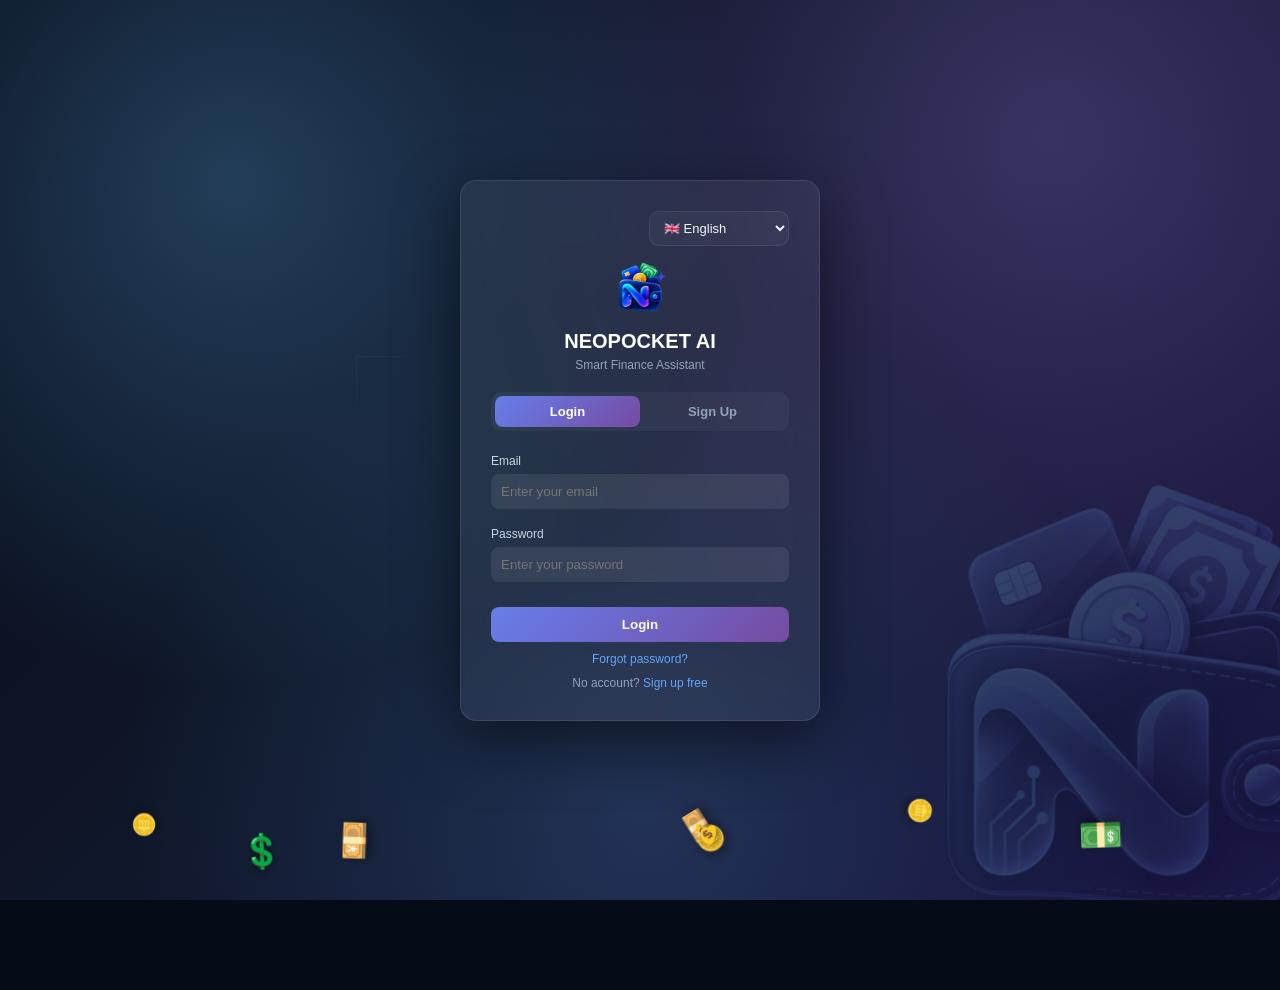
<file: login.html>
<!DOCTYPE html>
<html lang="en">
<head>
  <meta charset="UTF-8" />
  <meta name="viewport" content="width=device-width, initial-scale=1.0"/>
  <title>NEOPOCKET AI - Login</title>
  <link rel="stylesheet" href="style.css"/>
  <script src="i18n.js"></script>
</head>

<body class="login-body">

  <div class="money-rain" id="moneyRain"></div>
  <div class="login-watermark"></div>

  <div class="login-container">
    <div class="login-box">

      <div class="login-lang-wrap">
        <div id="login-lang-slot"></div>
      </div>

      <div class="login-header">
        <div class="logo"><img src="logo.png" alt="NEOPOCKET AI" /></div>
        <h1 data-i18n="login_app_name">NEOPOCKET AI</h1>
        <p data-i18n="login_tagline">Smart Finance Assistant</p>
      </div>

      <!-- Tab switcher -->
      <div class="auth-tabs">
        <button class="auth-tab active" id="tab-login" onclick="switchTab('login')" data-i18n="tab_login">Login</button>
        <button class="auth-tab" id="tab-signup" onclick="switchTab('signup')" data-i18n="tab_signup">Sign Up</button>
      </div>

      <!-- LOGIN FORM -->
      <form id="loginForm" class="auth-form" onsubmit="handleLogin(event)">

        <div class="input-group">
          <label data-i18n="email_label">Email</label>
          <input type="email" id="login-email" placeholder="Enter your email" data-i18n-placeholder="email_ph" required />
        </div>

        <div class="input-group">
          <label data-i18n="password_label">Password</label>
          <input type="password" id="login-password" placeholder="Enter your password" data-i18n-placeholder="password_ph" required />
        </div>

        <div id="login-error" class="auth-error" style="display:none;"></div>

        <button type="submit" class="login-btn" data-i18n="login_btn">Login</button>

        <p class="signup-text">
          <a href="#" onclick="showForgotPassword(); return false;" data-i18n="forgot_password_link">Forgot password?</a>
        </p>

        <p class="signup-text">
          <span data-i18n="no_account">No account?</span> <a href="#" onclick="switchTab('signup'); return false;" data-i18n="signup_free">Sign up free</a>
        </p>

      </form>

      <!-- FORGOT PASSWORD FORM -->
      <form id="forgotForm" class="auth-form" style="display:none;" onsubmit="handleForgotPassword(event)">

        <div style="text-align:center;margin-bottom:16px;">
          <div style="font-size:15px;font-weight:700;margin-bottom:4px;" data-i18n="forgot_password_title">Reset your password</div>
          <div style="font-size:12px;color:#94a3b8;" data-i18n="forgot_password_subtitle">Enter your account email and choose a new password.</div>
        </div>

        <div class="input-group">
          <label data-i18n="email_label">Email</label>
          <input type="email" id="forgot-email" placeholder="Enter your email" data-i18n-placeholder="email_ph" required />
        </div>

        <div class="input-group">
          <label data-i18n="new_password_label">New Password</label>
          <input type="password" id="forgot-new-password" placeholder="Create a new password (min 6 chars)" data-i18n-placeholder="signup_password_ph" required minlength="6" />
        </div>

        <div class="input-group">
          <label data-i18n="confirm_new_password_label">Confirm New Password</label>
          <input type="password" id="forgot-confirm-password" placeholder="Repeat your new password" data-i18n-placeholder="confirm_password_ph" required />
        </div>

        <div id="forgot-error" class="auth-error" style="display:none;"></div>
        <div id="forgot-success" class="auth-success" style="display:none;"></div>

        <button type="submit" class="login-btn" data-i18n="reset_password_btn">Reset Password</button>

        <p class="signup-text">
          <a href="#" onclick="backToLogin(); return false;" data-i18n="back_to_login">Back to login</a>
        </p>

      </form>

      <!-- SIGNUP FORM -->
      <form id="signupForm" class="auth-form" style="display:none;" onsubmit="handleSignup(event)">

        <div class="input-group">
          <label data-i18n="full_name_label">Full Name</label>
          <input type="text" id="signup-name" placeholder="Enter your full name" data-i18n-placeholder="full_name_ph" required />
        </div>

        <div class="input-group">
          <label data-i18n="email_label">Email</label>
          <input type="email" id="signup-email" placeholder="Enter your email" data-i18n-placeholder="email_ph" required />
        </div>

        <div class="input-group">
          <label data-i18n="password_label">Password</label>
          <input type="password" id="signup-password" placeholder="Create a password (min 6 chars)" data-i18n-placeholder="signup_password_ph" required minlength="6"/>
        </div>

        <div class="input-group">
          <label data-i18n="confirm_password_label">Confirm Password</label>
          <input type="password" id="signup-confirm" placeholder="Repeat your password" data-i18n-placeholder="confirm_password_ph" required />
        </div>

        <div id="signup-error" class="auth-error" style="display:none;"></div>
        <div id="signup-success" class="auth-success" style="display:none;"></div>

        <button type="submit" class="login-btn" data-i18n="create_account_btn">Create Account</button>

        <p class="signup-text">
          <span data-i18n="already_account">Already have an account?</span> <a href="#" onclick="switchTab('login'); return false;" data-i18n="tab_login">Login</a>
        </p>

      </form>

    </div>
  </div>

  <style>
    .money-rain{
      position:absolute;
      inset:0;
      overflow:hidden;
      pointer-events:none;
      z-index:1;
    }
    .login-container{
      position:relative;
      z-index:2;
    }
    .money-piece{
      position:absolute;
      top:-50px;
      left:var(--left);
      font-size:var(--size);
      opacity:0;
      filter: drop-shadow(0 4px 6px rgba(0,0,0,0.4));
      animation: moneyFall var(--dur) cubic-bezier(.45,0,.55,1) var(--delay) forwards;
    }
    @keyframes moneyFall{
      0%   { transform: translateY(0) rotate(0deg);    opacity:0; }
      6%   { opacity:1; }
      82%  { transform: translateY(calc(100vh - var(--land))) rotate(var(--spin)); opacity:1; }
      88%  { transform: translateY(calc(100vh - var(--land) + 6px)) rotate(var(--spin)); }
      100% { transform: translateY(calc(100vh - var(--land))) rotate(var(--spin)); opacity:1; }
    }

    .auth-tabs {
      display: flex;
      gap: 0;
      margin-bottom: 20px;
      background: rgba(255,255,255,0.04);
      border-radius: 10px;
      padding: 4px;
    }
    .auth-tab {
      flex: 1;
      padding: 8px;
      border: none;
      border-radius: 8px;
      background: transparent;
      color: #94a3b8;
      font-size: 13px;
      font-weight: 600;
      cursor: pointer;
      transition: all 0.2s;
    }
    .auth-tab.active {
      background: linear-gradient(135deg, #667eea, #764ba2);
      color: white;
    }
    .auth-error {
      background: rgba(252,129,129,0.12);
      border: 1px solid rgba(252,129,129,0.4);
      color: #fc8181;
      border-radius: 8px;
      padding: 9px 12px;
      font-size: 12px;
      margin-bottom: 10px;
    }
    .auth-success {
      background: rgba(104,211,145,0.12);
      border: 1px solid rgba(104,211,145,0.4);
      color: #68d391;
      border-radius: 8px;
      padding: 9px 12px;
      font-size: 12px;
      margin-bottom: 10px;
    }
  </style>

  <script>
    function switchTab(tab) {
      document.getElementById('loginForm').style.display  = tab === 'login'  ? '' : 'none';
      document.getElementById('signupForm').style.display = tab === 'signup' ? '' : 'none';
      document.getElementById('forgotForm').style.display = 'none';
      document.getElementById('tab-login').style.display  = '';
      document.getElementById('tab-signup').style.display = '';
      document.getElementById('tab-login').classList.toggle('active',  tab === 'login');
      document.getElementById('tab-signup').classList.toggle('active', tab === 'signup');
      document.getElementById('login-error').style.display = 'none';
      document.getElementById('signup-error').style.display = 'none';
      document.getElementById('signup-success').style.display = 'none';
    }

    function showForgotPassword() {
      document.getElementById('loginForm').style.display = 'none';
      document.getElementById('signupForm').style.display = 'none';
      document.getElementById('forgotForm').style.display = '';
      document.querySelector('.auth-tabs').style.display = 'none';
      document.getElementById('forgot-error').style.display = 'none';
      document.getElementById('forgot-success').style.display = 'none';
    }

    function backToLogin() {
      document.querySelector('.auth-tabs').style.display = '';
      switchTab('login');
    }

    async function handleForgotPassword(e) {
      e.preventDefault();
      const email    = document.getElementById('forgot-email').value.trim().toLowerCase();
      const pass     = document.getElementById('forgot-new-password').value;
      const confirm  = document.getElementById('forgot-confirm-password').value;
      const errEl    = document.getElementById('forgot-error');
      const sucEl    = document.getElementById('forgot-success');

      errEl.style.display = 'none';
      sucEl.style.display = 'none';

      if (!email || !pass) {
        errEl.textContent = t('err_all_fields');
        errEl.style.display = 'block';
        return;
      }
      if (pass.length < 6) {
        errEl.textContent = t('err_password_too_short');
        errEl.style.display = 'block';
        return;
      }
      if (pass !== confirm) {
        errEl.textContent = t('err_password_mismatch');
        errEl.style.display = 'block';
        return;
      }

      try {
        await apiRequest('forgot_password', { email, newPassword: pass });
        sucEl.textContent = t('success_password_reset');
        sucEl.style.display = 'block';
        setTimeout(() => { backToLogin(); }, 1200);
      } catch (err) {
        errEl.textContent = '❌ ' + (err.message || 'Reset failed');
        errEl.style.display = 'block';
      }
    }

    function apiRequest(action, data = {}) {
      return fetch(`api.php?action=${encodeURIComponent(action)}`, {
        method: 'POST',
        headers: { 'Content-Type': 'application/json' },
        credentials: 'same-origin',
        body: JSON.stringify(data)
      }).then(async response => {
        const payload = await response.json().catch(() => null);
        if (!response.ok) {
          throw new Error(payload && payload.error ? payload.error : response.statusText || 'Server error');
        }
        if (payload && payload.error) {
          throw new Error(payload.error);
        }
        return payload || {};
      });
    }

    async function handleLogin(e) {
      e.preventDefault();
      const email = document.getElementById('login-email').value.trim().toLowerCase();
      const pass  = document.getElementById('login-password').value;
      const errEl = document.getElementById('login-error');

      errEl.style.display = 'none';
      if (!email || !pass) {
        errEl.textContent = t('err_both_fields');
        errEl.style.display = 'block';
        return;
      }

      try {
        await apiRequest('login', { email, password: pass });
        window.location.href = 'index.html';
      } catch (err) {
        errEl.textContent = '❌ ' + (err.message || 'Login failed');
        errEl.style.display = 'block';
      }
    }

    async function handleSignup(e) {
      e.preventDefault();
      const name    = document.getElementById('signup-name').value.trim();
      const email   = document.getElementById('signup-email').value.trim().toLowerCase();
      const pass    = document.getElementById('signup-password').value;
      const confirm = document.getElementById('signup-confirm').value;
      const errEl   = document.getElementById('signup-error');
      const sucEl   = document.getElementById('signup-success');

      errEl.style.display = 'none';
      sucEl.style.display = 'none';

      if (!name || !email || !pass) {
        errEl.textContent = t('err_all_fields');
        errEl.style.display = 'block';
        return;
      }
      if (pass !== confirm) {
        errEl.textContent = t('err_password_mismatch');
        errEl.style.display = 'block';
        return;
      }

      try {
        await apiRequest('signup', { name, email, password: pass });
        sucEl.textContent = t('success_account_created');
        sucEl.style.display = 'block';
        setTimeout(() => { window.location.href = 'index.html'; }, 800);
      } catch (err) {
        errEl.textContent = '❌ ' + (err.message || 'Signup failed');
        errEl.style.display = 'block';
      }
    }
  </script>

  <script>
    (function moneyRainSetup() {
      const container = document.getElementById('moneyRain');
      const symbols = ['💵', '💰', '🪙', '💴', '💲'];

      function spawnCoin() {
        const el = document.createElement('span');
        el.className = 'money-piece';
        el.textContent = symbols[Math.floor(Math.random() * symbols.length)];

        const left = Math.random() * 96;               // % across screen
        const size = 16 + Math.random() * 20;           // px
        const dur  = 4.5 + Math.random() * 4;            // seconds to fall
        const delay = Math.random() * 3;                 // stagger start
        const land = 8 + Math.random() * 70;              // px from bottom (pile height look)
        const spin = (Math.random() > 0.5 ? 1 : -1) * (200 + Math.random() * 360);

        el.style.setProperty('--left', left + '%');
        el.style.setProperty('--size', size + 'px');
        el.style.setProperty('--dur', dur + 's');
        el.style.setProperty('--delay', delay + 's');
        el.style.setProperty('--land', land + 'px');
        el.style.setProperty('--spin', spin + 'deg');

        container.appendChild(el);

        // Once it lands, remove after a while and spawn a fresh one (keeps it raining forever)
        setTimeout(() => {
          el.remove();
          spawnCoin();
        }, (dur + delay) * 1000 + 1800);
      }

      const COUNT = 26;
      for (let i = 0; i < COUNT; i++) {
        setTimeout(spawnCoin, i * 150);
      }
    })();
  </script>

</body>
</html>
</file>
<file: style.css>
/* =====================================================
   NEOPOCKET AI — style.css
   Dark Fintech Theme | Glassmorphism
   ===================================================== */

/* ── Reset & Base ── */
*, *::before, *::after { box-sizing: border-box; margin: 0; padding: 0; }

:root {
  --bg-base:       #060b18;
  --bg-card:       rgba(255,255,255,0.05);
  --bg-card-hover: rgba(255,255,255,0.08);
  --bg-input:      rgba(255,255,255,0.06);
  --border:        rgba(255,255,255,0.08);
  --border-active: rgba(99,179,237,0.5);
  --text-primary:  #f0f4ff;
  --text-secondary:#8892b0;
  --text-muted:    #4a5568;
  --accent-blue:   #63b3ed;
  --accent-purple: #9f7aea;
  --accent-teal:   #38b2ac;
  --accent-pink:   #f687b3;
  --accent-amber:  #f6ad55;
  --accent-green:  #68d391;
  --accent-red:    #fc8181;
  --grad-blue:     linear-gradient(135deg, #667eea 0%, #764ba2 100%);
  --grad-teal:     linear-gradient(135deg, #11998e 0%, #38ef7d 100%);
  --grad-pink:     linear-gradient(135deg, #f093fb 0%, #f5576c 100%);
  --grad-amber:    linear-gradient(135deg, #f7971e 0%, #ffd200 100%);
  --sidebar-w:     240px;
  --radius:        16px;
  --radius-sm:     10px;
}

html, body {
  height: 100%;
  background: var(--bg-base);
  color: var(--text-primary);
  font-family: 'Segoe UI', system-ui, -apple-system, sans-serif;
  overflow-x: hidden;
}

/* Starfield background */
body::before {
  content: '';
  position: fixed;
  inset: 0;
  background:
    radial-gradient(ellipse at 20% 50%, rgba(102,126,234,0.12) 0%, transparent 50%),
    radial-gradient(ellipse at 80% 20%, rgba(159,122,234,0.10) 0%, transparent 40%),
    radial-gradient(ellipse at 60% 80%, rgba(56,178,172,0.08) 0%, transparent 40%);
  pointer-events: none;
  z-index: 0;
}

/* Faint brand watermark, sits behind all content, never affects readability */
body::after {
  content: '';
  position: fixed;
  right: -4%;
  bottom: -6%;
  width: 760px;
  height: 760px;
  background-image: url('logo-watermark.png');
  background-repeat: no-repeat;
  background-size: contain;
  background-position: center;
  pointer-events: none;
  z-index: 0;
}

/* ── Sidebar ── */
.sidebar {
  position: fixed;
  top: 0; left: 0;
  width: var(--sidebar-w);
  height: 100vh;
  background-color: rgba(6,11,24,0.95);
  background-image: url('logo-watermark.png');
  background-repeat: no-repeat;
  background-position: center 80%;
  background-size: 210% auto;
  border-right: 1px solid var(--border);
  backdrop-filter: blur(20px);
  display: flex;
  flex-direction: column;
  padding: 1.5rem 0;
  z-index: 100;
  transition: transform 0.3s ease;
}

.sidebar-logo {
  display: flex;
  align-items: center;
  gap: 12px;
  padding: 0 1.25rem 2rem;
  border-bottom: 1px solid var(--border);
}
.logo-icon {
  width: 40px; height: 40px;
  border-radius: 12px;
  display: flex; align-items: center; justify-content: center;
  font-size: 20px; font-weight: 700; color: #fff;
  overflow: hidden;
  flex-shrink: 0;
}
.logo-icon img {
  width: 100%; height: 100%;
  object-fit: contain;
}
.mobile-logo-icon {
  width: 28px; height: 28px;
  object-fit: contain;
  margin: 0 8px;
}
.logo-name { font-size: 15px; font-weight: 700; color: var(--text-primary); letter-spacing: 1px; }
.logo-tagline { font-size: 10px; color: var(--accent-blue); letter-spacing: 2px; text-transform: uppercase; }

.sidebar-nav {
  flex: 1;
  display: flex;
  flex-direction: column;
  gap: 4px;
  padding: 1.5rem 0.75rem;
}

.nav-btn {
  display: flex;
  align-items: center;
  gap: 12px;
  padding: 11px 14px;
  border: none;
  background: transparent;
  color: var(--text-secondary);
  font-size: 13px;
  font-weight: 500;
  border-radius: var(--radius-sm);
  cursor: pointer;
  transition: all 0.2s;
  text-align: left;
  width: 100%;
}
.nav-btn svg {
  width: 18px; height: 18px;
  stroke: currentColor;
  fill: none;
  stroke-width: 2;
  stroke-linecap: round;
  stroke-linejoin: round;
  flex-shrink: 0;
}
.nav-btn:hover {
  background: var(--bg-card-hover);
  color: var(--text-primary);
}
.nav-btn.active {
  background: rgba(99,179,237,0.12);
  color: var(--accent-blue);
  border: 1px solid rgba(99,179,237,0.2);
}

.sidebar-user {
  display: flex;
  align-items: center;
  gap: 12px;
  padding: 1.25rem;
  border-top: 1px solid var(--border);
  margin-top: auto;
}
.sidebar-user-info {
  display: flex;
  align-items: center;
  gap: 12px;
  flex: 1;
  min-width: 0;
  cursor: pointer;
  border-radius: 10px;
  padding: 4px 6px;
  margin: -4px -6px;
  transition: background 0.15s;
}
.sidebar-user-info:hover { background: var(--bg-card-hover); }
.user-avatar {
  width: 36px; height: 36px;
  border-radius: 50%;
  background: var(--grad-purple, linear-gradient(135deg,#667eea,#764ba2));
  display: flex; align-items: center; justify-content: center;
  font-size: 12px; font-weight: 700; color: #fff;
  flex-shrink: 0;
  overflow: hidden;
}
.user-avatar img { width: 100%; height: 100%; object-fit: cover; }
.user-name { font-size: 13px; font-weight: 600; color: var(--text-primary); overflow: hidden; text-overflow: ellipsis; white-space: nowrap; }
.user-plan { font-size: 10px; color: var(--accent-teal); letter-spacing: 1px; text-transform: uppercase; }

/* ── Mobile header ── */
.mobile-header {
  display: none;
  position: fixed;
  top: 0; left: 0; right: 0;
  height: 56px;
  background: rgba(6,11,24,0.95);
  border-bottom: 1px solid var(--border);
  backdrop-filter: blur(20px);
  align-items: center;
  gap: 16px;
  padding: 0 1rem;
  z-index: 99;
}
.hamburger {
  background: none; border: none;
  color: var(--text-primary);
  font-size: 20px; cursor: pointer;
}
.mobile-logo { font-size: 14px; font-weight: 700; color: var(--accent-blue); letter-spacing: 1px; }

/* ── Main content ── */
.main {
  margin-left: var(--sidebar-w);
  min-height: 100vh;
  padding: 2rem;
  position: relative;
  z-index: 1;
}

/* ── Page header ── */
.page-header {
  display: flex;
  align-items: center;
  justify-content: space-between;
  margin-bottom: 1.75rem;
}
.page-title { font-size: 22px; font-weight: 700; color: var(--text-primary); }
.page-subtitle { font-size: 13px; color: var(--text-secondary); margin-top: 2px; }
.date-badge {
  font-size: 12px;
  color: var(--text-secondary);
  background: var(--bg-card);
  border: 1px solid var(--border);
  border-radius: 20px;
  padding: 6px 14px;
  backdrop-filter: blur(10px);
}
.month-select-badge {
  font-size: 12px;
  font-weight: 600;
  color: var(--text-primary);
  background: var(--bg-card);
  border: 1px solid var(--border);
  border-radius: 20px;
  padding: 6px 32px 6px 14px;
  backdrop-filter: blur(10px);
  cursor: pointer;
  appearance: none;
  -webkit-appearance: none;
  -moz-appearance: none;
  background-image: url("data:image/svg+xml;utf8,<svg xmlns='http://www.w3.org/2000/svg' viewBox='0 0 24 24' fill='none' stroke='%238892b0' stroke-width='2.5' stroke-linecap='round' stroke-linejoin='round'><polyline points='6 9 12 15 18 9'/></svg>");
  background-repeat: no-repeat;
  background-position: right 12px center;
  background-size: 11px;
  transition: border-color 0.2s;
}
.month-select-badge:hover { border-color: rgba(255,255,255,0.14); }
.month-select-badge:focus { outline: none; border-color: #667eea; }
.month-select-badge option {
  background: #0b1220;
  color: var(--text-primary);
}

/* ── Glass card ── */
.glass-card {
  background: var(--bg-card);
  border: 1px solid var(--border);
  border-radius: var(--radius);
  backdrop-filter: blur(20px);
  padding: 1.5rem;
  transition: border-color 0.2s, background 0.2s;
}
.glass-card:hover { border-color: rgba(255,255,255,0.14); background: var(--bg-card-hover); }

/* ── Metric grid ── */
.metric-grid {
  display: grid;
  grid-template-columns: repeat(auto-fit, minmax(200px, 1fr));
  gap: 1rem;
  margin-bottom: 1.5rem;
}
.metric-card {
  background: var(--bg-card);
  border: 1px solid var(--border);
  border-radius: var(--radius);
  padding: 1.25rem 1.5rem;
  backdrop-filter: blur(20px);
  position: relative;
  overflow: hidden;
  transition: transform 0.2s, border-color 0.2s;
}
.metric-card:hover { transform: translateY(-2px); border-color: rgba(255,255,255,0.14); }
.metric-card::before {
  content: '';
  position: absolute;
  top: 0; left: 0; right: 0;
  height: 2px;
  background: var(--grad);
}
.metric-icon {
  font-size: 22px;
  margin-bottom: 10px;
  display: block;
}
.metric-label { font-size: 11px; color: var(--text-secondary); text-transform: uppercase; letter-spacing: 1px; margin-bottom: 4px; }
.metric-value { font-size: 26px; font-weight: 700; color: var(--text-primary); line-height: 1; }
.metric-sub { font-size: 11px; margin-top: 6px; }
.metric-up { color: var(--accent-green); }
.metric-down { color: var(--accent-red); }
.metric-neutral { color: var(--text-secondary); }

/* ── Score ring ── */
.score-container {
  display: flex;
  flex-direction: column;
  align-items: center;
  gap: 8px;
  padding: 0.5rem 0;
}
.score-ring-wrap {
  position: relative;
  width: 110px;
  height: 110px;
}
.score-ring-wrap svg { width: 100%; height: 100%; transform: rotate(-90deg); }
.score-center {
  position: absolute;
  inset: 0;
  display: flex;
  flex-direction: column;
  align-items: center;
  justify-content: center;
}
.score-num { font-size: 26px; font-weight: 700; color: var(--text-primary); }
.score-max { font-size: 11px; color: var(--text-secondary); }
.score-label { font-size: 12px; font-weight: 600; }

/* ── Dashboard grid ── */
.dash-grid {
  display: grid;
  grid-template-columns: 1fr 1fr;
  gap: 1.25rem;
  margin-bottom: 1.25rem;
}
.dash-grid.three { grid-template-columns: 1fr 1fr 1fr; }
.span-2 { grid-column: span 2; }

/* ── Transaction list ── */
.tx-list { display: flex; flex-direction: column; gap: 10px; }
.tx-row {
  display: flex;
  align-items: center;
  gap: 12px;
  padding: 10px 0;
  border-bottom: 1px solid var(--border);
}
.tx-row:last-child { border-bottom: none; }
.tx-icon {
  width: 38px; height: 38px;
  border-radius: 10px;
  display: flex; align-items: center; justify-content: center;
  font-size: 18px;
  flex-shrink: 0;
}
.tx-info { flex: 1; }
.tx-name { font-size: 13px; font-weight: 600; color: var(--text-primary); }
.tx-date { font-size: 11px; color: var(--text-secondary); margin-top: 2px; }
.tx-note { font-size: 11px; color: var(--text-secondary); margin-top: 2px; font-style: italic; opacity: .85; overflow-wrap: anywhere; }
.tx-right { text-align: right; }
.tx-amount { font-size: 14px; font-weight: 700; }
.tx-cat {
  font-size: 10px;
  padding: 2px 8px;
  border-radius: 20px;
  margin-top: 3px;
  display: inline-block;
}
.tx-actions { display: flex; gap: 6px; }
.btn-icon {
  width: 28px; height: 28px;
  border: 1px solid var(--border);
  background: var(--bg-card);
  border-radius: 6px;
  color: var(--text-secondary);
  cursor: pointer;
  display: flex; align-items: center; justify-content: center;
  font-size: 13px;
  transition: all 0.2s;
}
.btn-icon:hover { background: var(--bg-card-hover); color: var(--text-primary); }
.btn-icon.danger:hover { border-color: var(--accent-red); color: var(--accent-red); }

/* ── Chart wrap ── */
.chart-wrap { position: relative; width: 100%; }
.chart-wrap canvas { width: 100% !important; }

/* ── Add Expense Form ── */
.form-grid {
  display: grid;
  grid-template-columns: 1fr 1fr;
  gap: 1rem;
  margin-bottom: 1rem;
}
.form-group { display: flex; flex-direction: column; gap: 6px; }
.form-group.full { grid-column: 1 / -1; }
.form-label { font-size: 12px; font-weight: 600; color: var(--text-secondary); text-transform: uppercase; letter-spacing: 1px; }
.form-input, .form-select, .form-textarea {
  background: var(--bg-input);
  border: 1px solid var(--border);
  border-radius: var(--radius-sm);
  color: var(--text-primary);
  font-size: 14px;
  padding: 11px 14px;
  outline: none;
  transition: border-color 0.2s, box-shadow 0.2s;
  width: 100%;
  font-family: inherit;
}
.form-input:focus, .form-select:focus, .form-textarea:focus {
  border-color: var(--border-active);
  box-shadow: 0 0 0 3px rgba(99,179,237,0.12);
}
.form-select option { background: #0d1424; }
.form-textarea { resize: vertical; min-height: 80px; }

/* AI chat quick-question chips */
.ai-quick-chip {
  background: rgba(99,179,237,0.08);
  border: 1px solid rgba(99,179,237,0.25);
  color: var(--text-primary);
  font-size: 12.5px;
  font-weight: 600;
  padding: 8px 14px;
  border-radius: 20px;
  cursor: pointer;
  transition: background 0.2s, border-color 0.2s, transform 0.15s;
  white-space: nowrap;
}
.ai-quick-chip:hover {
  background: rgba(99,179,237,0.16);
  border-color: var(--border-active);
  transform: translateY(-1px);
}
.ai-quick-chip:active { transform: translateY(0); }

/* Category pill selector */
.cat-grid {
  display: grid;
  grid-template-columns: repeat(auto-fill, minmax(100px, 1fr));
  gap: 8px;
}
.cat-pill {
  display: flex;
  flex-direction: column;
  align-items: center;
  gap: 5px;
  padding: 12px 8px;
  border: 1px solid var(--border);
  border-radius: var(--radius-sm);
  background: var(--bg-card);
  cursor: pointer;
  transition: all 0.2s;
  font-size: 11px;
  color: var(--text-secondary);
}
.cat-pill span { font-size: 20px; }
.cat-pill:hover { border-color: rgba(99,179,237,0.4); color: var(--text-primary); }
.cat-pill.selected {
  border-color: var(--accent-blue);
  background: rgba(99,179,237,0.12);
  color: var(--accent-blue);
}

/* Submit button */
.btn-primary {
  display: flex;
  align-items: center;
  justify-content: center;
  gap: 8px;
  padding: 13px 28px;
  background: linear-gradient(135deg, #667eea 0%, #764ba2 100%);
  border: none;
  border-radius: var(--radius-sm);
  color: #fff;
  font-size: 14px;
  font-weight: 600;
  cursor: pointer;
  width: 100%;
  margin-top: 0.5rem;
  transition: opacity 0.2s, transform 0.2s;
}
.btn-primary:hover { opacity: 0.9; transform: translateY(-1px); }
.btn-primary:active { transform: translateY(0); }

.btn-secondary {
  padding: 9px 18px;
  background: var(--bg-card);
  border: 1px solid var(--border);
  border-radius: var(--radius-sm);
  color: var(--text-secondary);
  font-size: 13px;
  cursor: pointer;
  transition: all 0.2s;
}
.btn-secondary:hover { background: var(--bg-card-hover); color: var(--text-primary); }

/* ── AI Advisor ── */
.ai-header {
  display: flex;
  align-items: center;
  gap: 14px;
  margin-bottom: 1.5rem;
}
.ai-avatar {
  width: 52px; height: 52px;
  border-radius: 16px;
  background: var(--grad-blue);
  display: flex; align-items: center; justify-content: center;
  font-size: 26px;
  flex-shrink: 0;
  position: relative;
  overflow: hidden;
}
.ai-avatar::after {
  content: '';
  position: absolute;
  inset: 0;
  background: linear-gradient(135deg, rgba(255,255,255,0.2), transparent);
}
.ai-title { font-size: 17px; font-weight: 700; color: var(--text-primary); }
.ai-subtitle { font-size: 12px; color: var(--accent-blue); }

.advice-list { display: flex; flex-direction: column; gap: 12px; }
.advice-item {
  display: flex;
  gap: 14px;
  padding: 16px;
  border: 1px solid var(--border);
  border-radius: var(--radius-sm);
  background: var(--bg-card);
  backdrop-filter: blur(10px);
  transition: border-color 0.2s;
}
.advice-item:hover { border-color: rgba(255,255,255,0.14); }
.advice-icon {
  font-size: 24px;
  width: 42px; height: 42px;
  border-radius: 10px;
  display: flex; align-items: center; justify-content: center;
  flex-shrink: 0;
}
.advice-text { font-size: 13px; color: var(--text-primary); line-height: 1.6; }
.advice-type {
  font-size: 10px;
  font-weight: 700;
  letter-spacing: 1px;
  text-transform: uppercase;
  margin-bottom: 5px;
}
.advice-warning .advice-icon { background: rgba(246,173,85,0.12); }
.advice-warning .advice-type { color: var(--accent-amber); }
.advice-danger .advice-icon  { background: rgba(252,129,129,0.12); }
.advice-danger .advice-type  { color: var(--accent-red); }
.advice-success .advice-icon { background: rgba(104,211,145,0.12); }
.advice-success .advice-type { color: var(--accent-green); }
.advice-info .advice-icon    { background: rgba(99,179,237,0.12); }
.advice-info .advice-type    { color: var(--accent-blue); }

/* ── Forecast ── */
.forecast-grid {
  display: grid;
  grid-template-columns: repeat(3, 1fr);
  gap: 1rem;
  margin-bottom: 1.5rem;
}
.forecast-card {
  background: var(--bg-card);
  border: 1px solid var(--border);
  border-radius: var(--radius);
  padding: 1.25rem;
  text-align: center;
  position: relative;
  overflow: hidden;
  transition: transform 0.2s;
}
.forecast-card:hover { transform: translateY(-2px); }
.forecast-card::before {
  content: '';
  position: absolute;
  top: 0; left: 0; right: 0; height: 2px;
  background: var(--grad);
}
.forecast-month { font-size: 11px; color: var(--text-secondary); text-transform: uppercase; letter-spacing: 1px; margin-bottom: 8px; }
.forecast-value { font-size: 22px; font-weight: 700; margin-bottom: 6px; }
.forecast-tag { font-size: 11px; padding: 3px 10px; border-radius: 20px; display: inline-block; }

/* ── Analytics ── */
.analytics-grid {
  display: grid;
  grid-template-columns: 1fr 1fr;
  gap: 1.25rem;
  margin-bottom: 1.25rem;
}

.legend-list { display: flex; flex-direction: column; gap: 8px; }
.legend-item {
  display: flex; align-items: center; justify-content: space-between;
  font-size: 12px;
}
.legend-left { display: flex; align-items: center; gap: 8px; }
.legend-dot { width: 10px; height: 10px; border-radius: 3px; flex-shrink: 0; }
.legend-name { color: var(--text-secondary); }
.legend-val { font-weight: 600; color: var(--text-primary); }
.legend-pct { font-size: 10px; color: var(--text-muted); margin-left: 4px; }

/* ── Edit modal ── */
.modal-overlay {
  display: none;
  position: fixed;
  inset: 0;
  background: rgba(0,0,0,0.7);
  backdrop-filter: blur(6px);
  z-index: 200;
  align-items: center;
  justify-content: center;
}
.modal-overlay.open { display: flex; }
.modal {
  background: #0d1424;
  border: 1px solid var(--border);
  border-radius: var(--radius);
  padding: 1.75rem;
  width: 90%;
  max-width: 480px;
  animation: slideUp 0.25s ease;
}
@keyframes slideUp {
  from { opacity: 0; transform: translateY(20px); }
  to   { opacity: 1; transform: translateY(0); }
}
.modal-header {
  display: flex; align-items: center; justify-content: space-between;
  margin-bottom: 1.25rem;
}
.modal-title { font-size: 16px; font-weight: 700; }
.modal-close {
  width: 30px; height: 30px;
  border: 1px solid var(--border); border-radius: 8px;
  background: var(--bg-card); color: var(--text-secondary);
  cursor: pointer; font-size: 16px; display: flex;
  align-items: center; justify-content: center;
}
.modal-close:hover { color: var(--text-primary); }

.modal-wide { max-width: 640px; }
.modal-body-scroll {
  max-height: 55vh;
  overflow-y: auto;
  padding-right: 4px;
}

/* ── Account settings modal ── */
.settings-section-title {
  font-size: 12px; font-weight: 700; color: var(--text-secondary);
  text-transform: uppercase; letter-spacing: 1px;
  margin: 22px 0 12px;
}
.settings-section-title:first-child { margin-top: 0; }
.avatar-uploader {
  display: flex; align-items: center; gap: 16px;
}
.avatar-uploader-preview {
  width: 72px; height: 72px; border-radius: 50%;
  background: var(--grad-purple, linear-gradient(135deg,#667eea,#764ba2));
  display: flex; align-items: center; justify-content: center;
  font-size: 22px; font-weight: 700; color: #fff;
  overflow: hidden; flex-shrink: 0;
  border: 2px solid var(--border);
}
.avatar-uploader-preview img { width: 100%; height: 100%; object-fit: cover; }
.avatar-uploader-actions { display: flex; flex-direction: column; gap: 8px; }
.avatar-uploader-actions .btn-secondary,
.avatar-uploader-actions .btn-icon-text {
  width: auto; padding: 7px 14px; font-size: 12px;
}
.btn-text-danger {
  background: none; border: none; color: var(--accent-red);
  font-size: 12px; cursor: pointer; text-align: left; padding: 0;
}
.btn-text-danger:hover { text-decoration: underline; }
.auth-error {
  background: rgba(252,129,129,0.12);
  border: 1px solid rgba(252,129,129,0.4);
  color: #fc8181;
  border-radius: 8px;
  padding: 9px 12px;
  font-size: 12px;
}
.auth-success {
  background: rgba(104,211,145,0.12);
  border: 1px solid rgba(104,211,145,0.4);
  color: #68d391;
  border-radius: 8px;
  padding: 9px 12px;
  font-size: 12px;
}


/* ── Toast ── */
.toast {
  position: fixed;
  bottom: 24px; right: 24px;
  background: rgba(30,40,65,0.95);
  border: 1px solid rgba(99,179,237,0.4);
  border-radius: var(--radius-sm);
  padding: 12px 20px;
  font-size: 13px;
  color: var(--text-primary);
  z-index: 999;
  opacity: 0;
  transform: translateY(10px);
  transition: opacity 0.3s, transform 0.3s;
  pointer-events: none;
  max-width: 300px;
}
.toast.show { opacity: 1; transform: translateY(0); }
.toast.error { border-color: rgba(252,129,129,0.5); }

/* ── Section label ── */
.section-label {
  font-size: 11px;
  font-weight: 700;
  letter-spacing: 1.5px;
  text-transform: uppercase;
  color: var(--text-secondary);
  margin-bottom: 1rem;
  display: flex;
  align-items: center;
  gap: 8px;
}
.section-label::after {
  content: '';
  flex: 1;
  height: 1px;
  background: var(--border);
}

/* ── Divider ── */
.divider { height: 1px; background: var(--border); margin: 1rem 0; }

/* ── Empty state ── */
.empty-state {
  text-align: center;
  padding: 3rem 1rem;
  color: var(--text-muted);
}
.empty-state .icon { font-size: 42px; margin-bottom: 12px; }
.empty-state p { font-size: 14px; }

/* ── Scrollbar ── */
::-webkit-scrollbar { width: 6px; }
::-webkit-scrollbar-track { background: transparent; }
::-webkit-scrollbar-thumb { background: rgba(255,255,255,0.12); border-radius: 3px; }

/* ── Responsive ── */
@media (max-width: 900px) {
  .sidebar { transform: translateX(-100%); }
  .sidebar.open { transform: translateX(0); }
  .mobile-header { display: flex; }
  .main { margin-left: 0; padding: 1rem; padding-top: calc(56px + 1rem); }
  .dash-grid { grid-template-columns: 1fr; }
  .dash-grid.three { grid-template-columns: 1fr 1fr; }
  .analytics-grid { grid-template-columns: 1fr; }
  .forecast-grid { grid-template-columns: 1fr; }
  .form-grid { grid-template-columns: 1fr; }
  .span-2 { grid-column: span 1; }
  .metric-grid { grid-template-columns: 1fr 1fr; }
}

@media (max-width: 540px) {
  .metric-grid { grid-template-columns: 1fr; }
  .dash-grid.three { grid-template-columns: 1fr; }
}

/* ── Category color helpers ── */
.c-food      { background: rgba(246,173,85,0.15);  color: #f6ad55; }
.c-transport { background: rgba(99,179,237,0.15);  color: #63b3ed; }
.c-shopping  { background: rgba(159,122,234,0.15); color: #9f7aea; }
.c-health    { background: rgba(104,211,145,0.15); color: #68d391; }
.c-entertain { background: rgba(246,135,179,0.15); color: #f687b3; }
.c-bills     { background: rgba(252,129,129,0.15); color: #fc8181; }
.c-other     { background: rgba(113,128,150,0.15); color: #718096; }

/* ================= LOGIN PAGE ================= */

.login-body{
  margin:0;
  font-family: Arial, sans-serif;
  background: #060b18;
  display:flex;
  justify-content:center;
  align-items:center;
  height:100vh;
  position:relative;
  overflow:hidden;
}

.login-body::before{
  content:"";
  position:absolute;
  inset:0;
  background:
    radial-gradient(circle at 18% 20%, rgba(99,179,237,0.28), transparent 40%),
    radial-gradient(circle at 82% 15%, rgba(159,122,234,0.28), transparent 45%),
    radial-gradient(circle at 50% 90%, rgba(99,179,237,0.18), transparent 50%),
    linear-gradient(135deg, #060b18 0%, #0f172a 45%, #1a1442 100%);
  animation: bgDrift 18s ease-in-out infinite alternate;
  z-index:0;
}

.login-body::after{
  content:"";
  position:absolute;
  inset:0;
  background-image:
    linear-gradient(rgba(255,255,255,0.035) 1px, transparent 1px),
    linear-gradient(90deg, rgba(255,255,255,0.035) 1px, transparent 1px);
  background-size: 48px 48px;
  mask-image: radial-gradient(circle at 50% 40%, black 0%, transparent 75%);
  z-index:0;
}

/* Faint brand watermark on the login screen, sits behind the login box */
.login-watermark{
  position:absolute;
  right:-8%;
  bottom:-10%;
  width:560px;
  height:560px;
  max-width:70vw;
  max-height:70vw;
  background-image:url('logo-watermark.png');
  background-repeat:no-repeat;
  background-size:contain;
  background-position:center;
  pointer-events:none;
  z-index:0;
}

@keyframes bgDrift{
  0%   { transform: scale(1)   translate(0,0); }
  100% { transform: scale(1.08) translate(-1.5%, 1.5%); }
}

.login-container{
  width:100%;
  display:flex;
  justify-content:center;
  position:relative;
  z-index:1;
}

.login-box{
  width:360px;
  background: rgba(255,255,255,0.06);
  backdrop-filter: blur(12px);
  padding:30px;
  border-radius:16px;
  border:1px solid rgba(255,255,255,0.1);
  color:white;
  box-shadow: 0 20px 60px rgba(0,0,0,0.5);
}

.login-header{
  text-align:center;
  margin-bottom:20px;
}

.login-header .logo{
  width:64px;
  height:64px;
  margin:auto;
  border-radius:14px;
  display:flex;
  justify-content:center;
  align-items:center;
  font-weight:bold;
  font-size:22px;
  overflow:hidden;
}
.login-header .logo img{
  width:100%;
  height:100%;
  object-fit:contain;
}

.login-header h1{
  margin:10px 0 5px;
  font-size:20px;
}

.login-header p{
  font-size:12px;
  color:#94a3b8;
}

.input-group{
  margin-bottom:15px;
}

.input-group label{
  font-size:12px;
  color:#cbd5e1;
}

.input-group input{
  width:100%;
  padding:10px;
  margin-top:5px;
  border-radius:8px;
  border:none;
  outline:none;
  background:rgba(255,255,255,0.08);
  color:white;
}

.login-btn{
  width:100%;
  padding:10px;
  border:none;
  border-radius:8px;
  background: linear-gradient(135deg,#667eea,#764ba2);
  color:white;
  font-weight:bold;
  cursor:pointer;
  margin-top:10px;
}

.login-btn:hover{
  opacity:0.9;
}

.signup-text{
  text-align:center;
  margin-top:10px;
  font-size:12px;
  color:#94a3b8;
}

.signup-text a{
  color:#60a5fa;
  text-decoration:none;
}
/* ── Language switcher ── */
.lang-switcher{
  width:100%;
  background: rgba(255,255,255,0.04);
  color: var(--text-primary, #e6e9f2);
  border: 1px solid var(--border);
  border-radius: var(--radius-sm, 8px);
  padding: 8px 10px;
  font-size: 13px;
  cursor: pointer;
  outline: none;
}
.lang-switcher:hover{ border-color: var(--border-active); }
.lang-switcher option{ background:#0b1220; color:#e6e9f2; }

.login-lang-wrap{
  display:flex;
  justify-content:flex-end;
  margin-bottom:10px;
  position:relative;
  z-index:3;
}
.login-lang-wrap .lang-switcher{
  width:auto;
  min-width:140px;
}

/* ── AI Advisor: Markdown rendering, budget/goal editors, alert badges ── */
.md-p { margin: 0 0 8px; }
.md-list { margin: 0 0 8px; padding-left: 20px; }
.md-list li { margin-bottom: 4px; }
.md-hr { border: none; border-top: 1px solid var(--border); margin: 12px 0; }
.md-table {
  width: 100%;
  border-collapse: collapse;
  margin: 6px 0 12px;
  font-size: 12.5px;
}
.md-table th, .md-table td {
  border: 1px solid var(--border);
  padding: 6px 8px;
  text-align: left;
}
.md-table th {
  background: rgba(255,255,255,0.05);
  color: var(--text-primary);
  font-weight: 700;
}
.md-table td { color: var(--text-secondary); }

.budget-limit-row, .goal-row {
  display: flex;
  align-items: center;
  gap: 10px;
  padding: 8px 0;
  border-bottom: 1px solid var(--border);
}
.budget-limit-row:last-child, .goal-row:last-child { border-bottom: none; }
.budget-limit-row .cat-emoji-label { flex: 1; font-size: 13px; color: var(--text-primary); display:flex; align-items:center; gap:6px; }
.budget-limit-row input, .goal-row input { max-width: 130px; }

.goal-progress-track {
  height: 6px;
  border-radius: 4px;
  background: rgba(255,255,255,0.06);
  overflow: hidden;
  margin-top: 6px;
}
.goal-progress-fill {
  height: 100%;
  background: var(--grad-blue);
  border-radius: 4px;
}

.alert-badge {
  display: inline-block;
  font-size: 10.5px;
  font-weight: 700;
  padding: 2px 8px;
  border-radius: 20px;
  letter-spacing: .03em;
  margin-left: 6px;
}
.alert-badge.warning { background: rgba(246,173,85,0.15); color: #f6ad55; border: 1px solid rgba(246,173,85,0.4); }
.alert-badge.critical { background: rgba(252,129,129,0.15); color: #fc8181; border: 1px solid rgba(252,129,129,0.4); }
</file>
